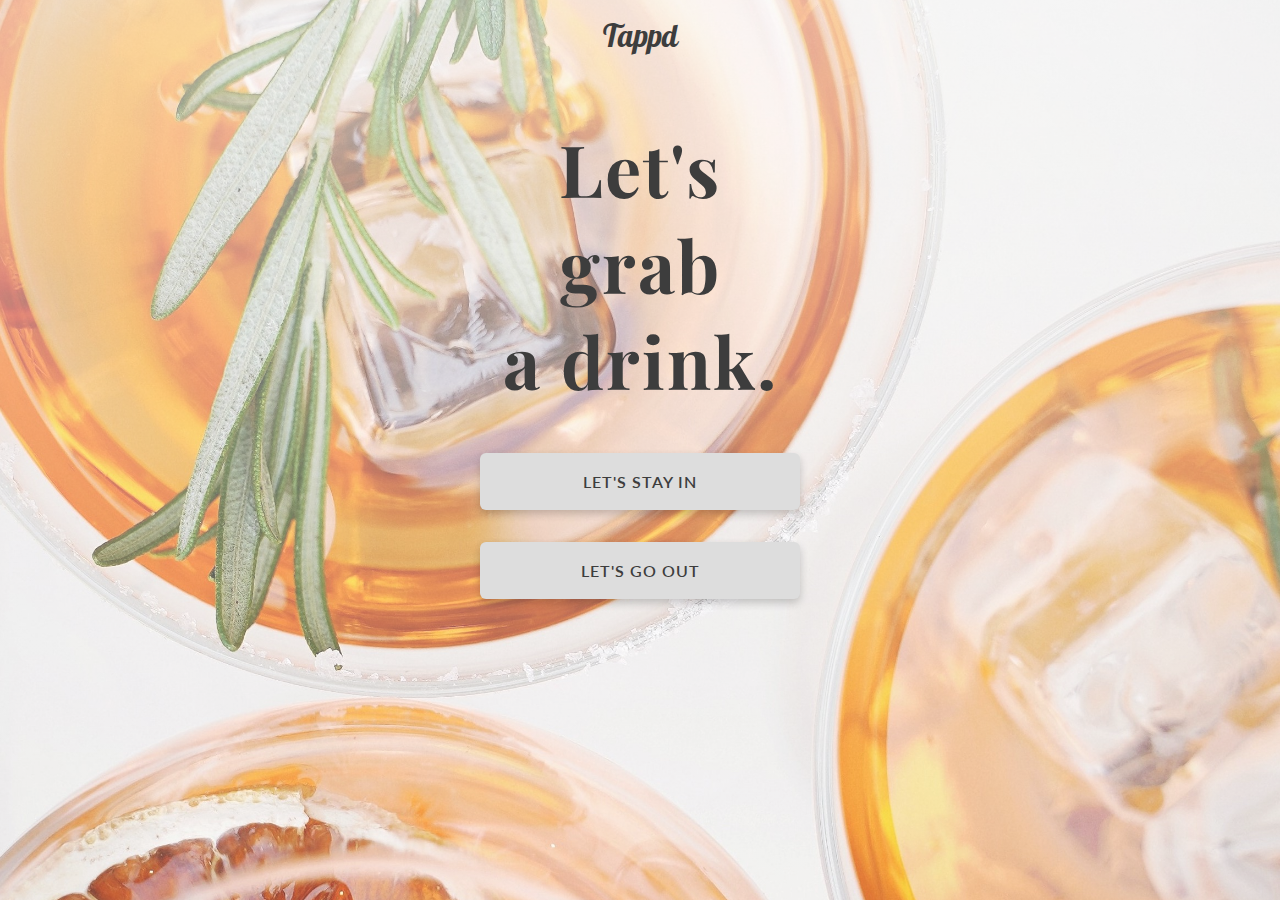
<file: index.html>
<!DOCTYPE html>
<html lang="en">

<head>
  <meta charset="UTF-8">
  <meta name="viewport" content="width=device-width, initial-scale=1.0">
  <meta prefix="og: http://ogp.me/ns#" property="og:title" content="Tappd - API Hackathon">
  <meta prefix="og: http://ogp.me/ns#" property="og:description" content="A web application for alcohol consumers who want drink recipes or a list of different breweries.">
  <meta prefix="og: http://ogp.me/ns#" property="og:image" content="https://pei-evelyn.github.io/tappd/assets/images/tappd1.png">
  <title>Tappd</title>
  <link
    href="https://fonts.googleapis.com/css2?family=Lato:wght@400;700&family=Pattaya&family=Playfair+Display:wght@400;600;700&display=swap"
    rel="stylesheet">
  <link rel="stylesheet" href="assets/styles/styles.css">
  <link rel="stylesheet" href="assets/styles/transitions.css">
</head>

<body>
  <div class="homepage-bg bg">
    <header class="navbar text-center padding-1">
      <nav>
        <p class="logo color-dark-gray">Tappd</p>
      </nav>
    </header>
    <main>
      <div class="heading-div">
        <h1 class="main-title text-center">
          <span>Let's</span>
          <span>grab</span>
          <span>a drink.</span>
        </h1>
      </div>
      <div class="button-container">
        <div class="d-flex text-center mb-2rem">
          <a class="a-main" href="stay-in-webpages/lets-stay-in.html">LET'S STAY IN</a>
        </div>
        <div class="d-flex text-center">
          <a class="a-main" href="go-out-webpages/lets-go-out.html">LET'S GO OUT</a>
        </div>
      </div>


    </main>
  </div>

  <script src="assets/scripts/main.js"></script>
</body>

</html>
</file>
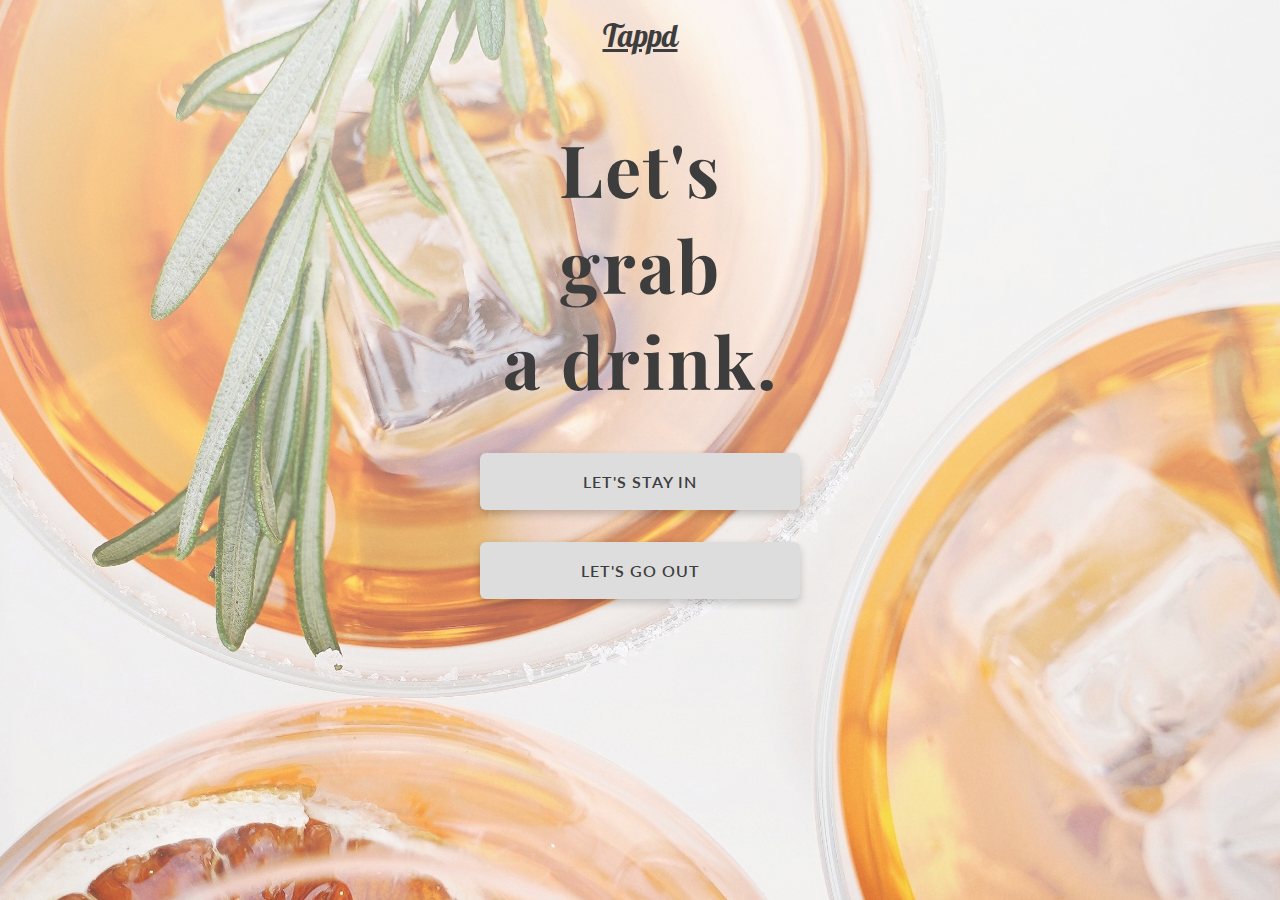
<file: homepage.html>
<!DOCTYPE html>
<html lang="en">

<head>
  <meta charset="UTF-8">
  <meta name="viewport" content="width=device-width, initial-scale=1.0">
  <title>Tappd - Homepage</title>
  <link
    href="https://fonts.googleapis.com/css2?family=Lato:wght@400;700&family=Pattaya&family=Playfair+Display:wght@400;600;700&display=swap"
    rel="stylesheet">
  <link rel="stylesheet" href="assets/styles/styles.css">
  <link rel="stylesheet" href="assets/styles/transitions.css">
</head>

<body>
  <div class="homepage-bg bg">
    <header class="navbar text-center padding-1">
      <nav>
        <a href="homepage.html" class="logo color-dark-gray">Tappd</a>
      </nav>
    </header>
    <main>
      <div class="heading-div">
        <h1 class="main-title text-center">
          <span>Let's</span>
          <span>grab</span>
          <span>a drink.</span>
        </h1>
      </div>
      <div class="button-container">
        <div class="d-flex text-center mb-2rem">
          <a class="a-main" href="/stay-in-webpages/lets-stay-in.html">LET'S STAY IN</a>
        </div>
        <div class="d-flex text-center">
          <a class="a-main" href="/go-out-webpages/lets-go-out.html">LET'S GO OUT</a>
        </div>
      </div>


    </main>
  </div>
  <script src="assets/scripts/main.js"></script>
</body>

</html>
</file>
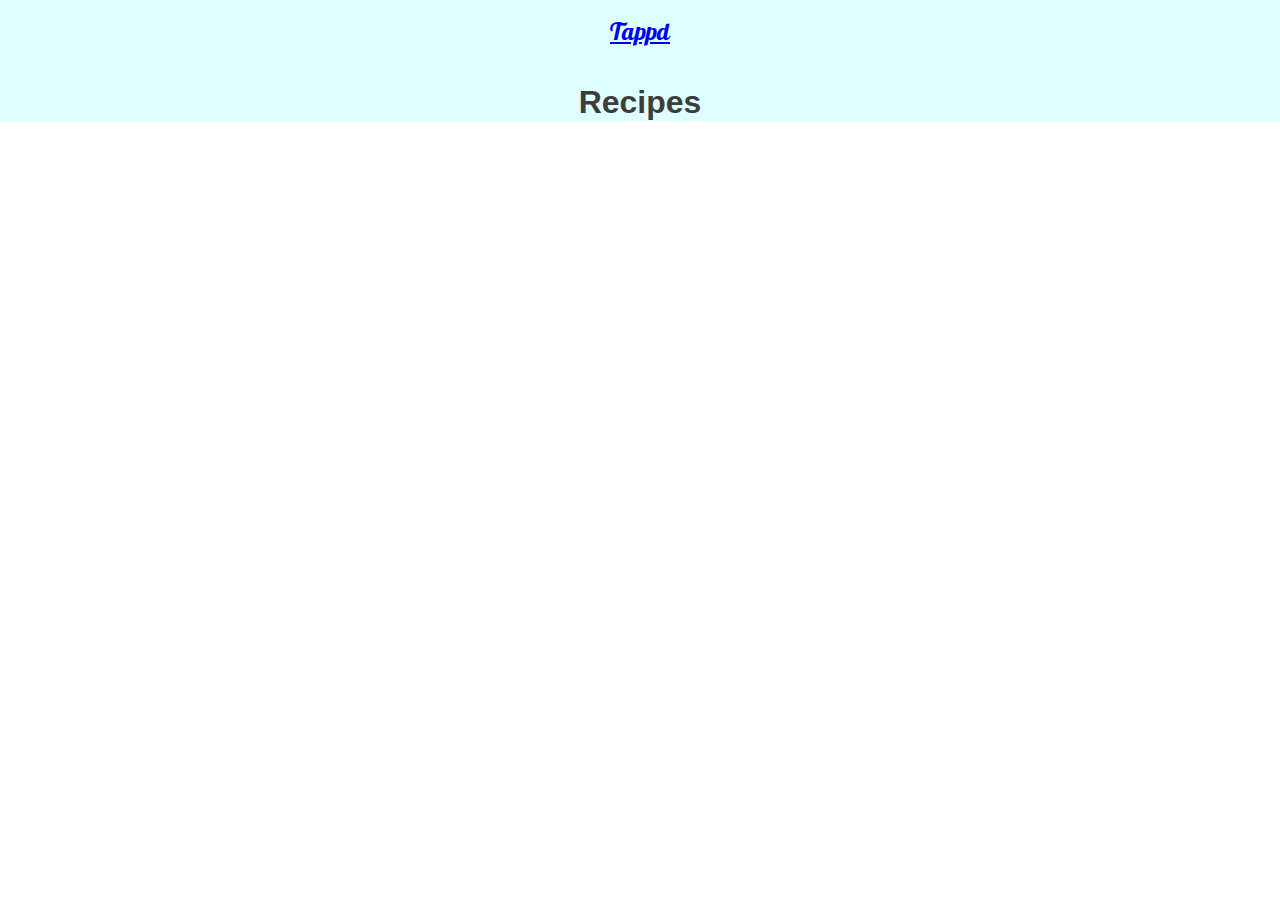
<file: in-webpages/recipes.html>
<!DOCTYPE html>
<html lang="en">
<head>
  <meta charset="UTF-8">
  <meta name="viewport" content="width=device-width, initial-scale=1.0">
  <title>Tappd - Recipes</title>
  <link
    href="https://fonts.googleapis.com/css2?family=Noto+Sans:wght@400;700&family=Pattaya&family=Playfair+Display+SC:wght@400;700;900&family=Playfair+Display:wght@400;600;700&display=swap"
    rel="stylesheet">
  <link rel="stylesheet" href="../assets/styles/styles.css">
</head>
<body>
  <div class="container">
    <div class="recipe-bg bg-fixed">
      <header class="navbar text-center padding-1">
        <nav>
          <a href="../homepage.html" class="logo c-3d3d3d">Tappd</a>
        </nav>
      </header>
      <main>
        <div class="recipe-title text-center">
          <h2 class="font-2rem"><span id="alcohol-title"></span> Recipes</h2>
        </div>
        <div class="recipe-content">
        </div>
      </main>
    </div>
  </div>
  <script src="https://code.jquery.com/jquery-3.4.1.js"></script>
  <script src="../assets/scripts/Recipes/searchRecipes.js"></script>
</body>
</html>
</file>
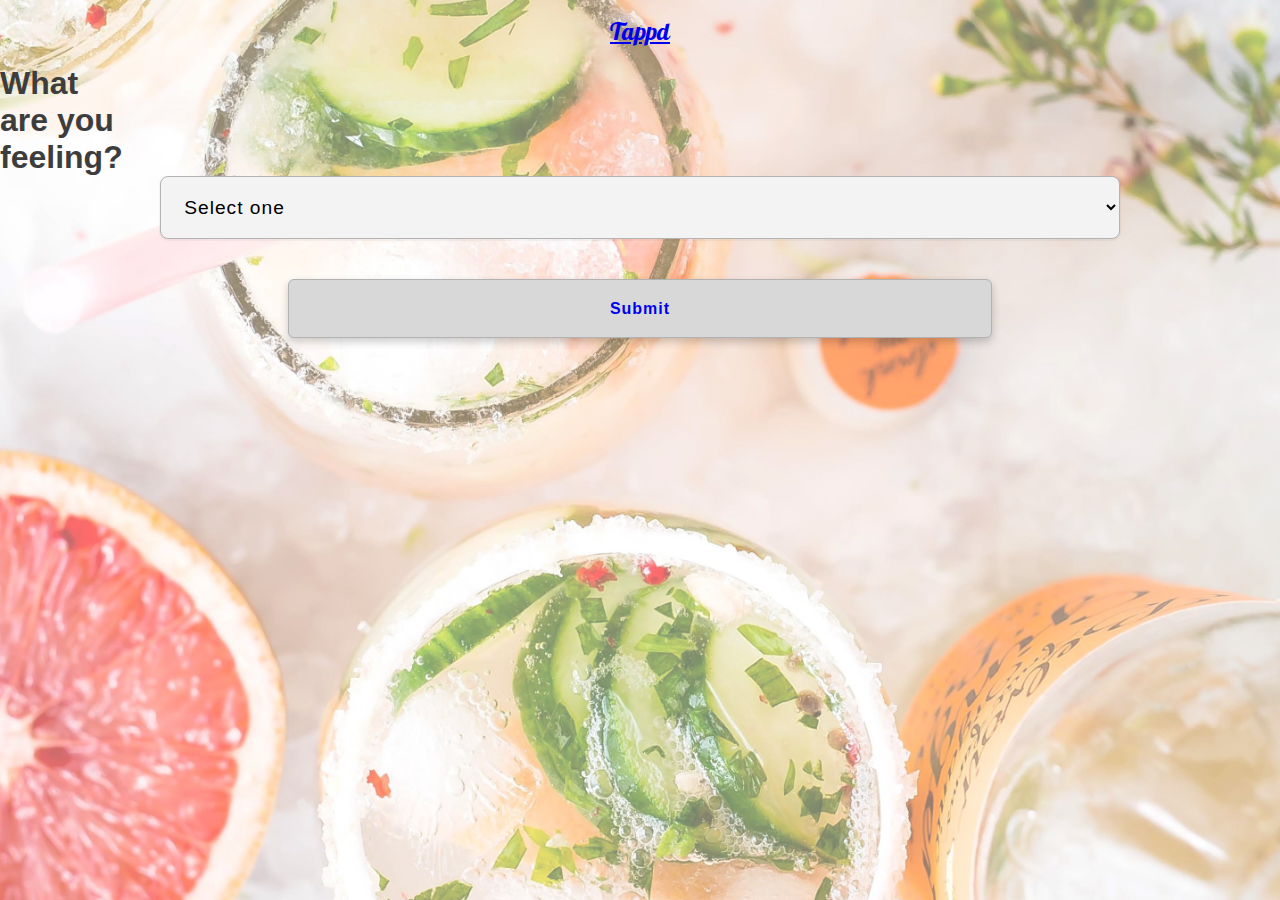
<file: in-webpages/stay-in.html>
<!DOCTYPE html>
<html lang="en">
<head>
  <meta charset="UTF-8">
  <meta name="viewport" content="width=device-width, initial-scale=1.0">
  <title>Tappd - Stay In</title>
  <link
    href="https://fonts.googleapis.com/css2?family=Noto+Sans:wght@400;700&family=Pattaya&family=Playfair+Display+SC:wght@400;700;900&family=Playfair+Display:wght@400;600;700&display=swap"
    rel="stylesheet">
  <link rel="stylesheet" href="../assets/styles/styles.css">
</head>
<body>
  <div class="container">
    <div class="stay-in-bg bg height-100vh">
      <header class="navbar text-center padding-1">
        <nav>
          <a href="../homepage.html" class="logo c-3d3d3d">Tappd</a>
        </nav>
      </header>
      <main>
        <div class="heading-div">
          <h1 class="d-flex flex-column text-left font-4rem">
            <span>What</span>
            <span>are you</span>
            <span>feeling?</span>
          </h1>
        </div>
        <div>
          <form>
            <select name="alcohol" id="alcohol-selection" class="c-3d3d3d" required>
              <option value="" selected disabled>Select one</option>
              <option value="vodka">Vodka</option>
              <option value="scotch">Scotch</option>
              <option value="tequila">Tequila</option>
              <option value="rum">Rum</option>
              <option value="gin">Gin</option>
            </select>
            <div class="d-flex text-center mt-3rem">
              <button value="submit" id="stayin-submit-btn" class="a-btn-styling">
                <a class="c-3d3d3d text-dec-none" href="recipes.html">Submit</a>
              </button>
            </div>
          </form>
        </div>

      </main>
  </div>
  <script src="https://code.jquery.com/jquery-3.4.1.js"></script>
  <script src="../assets/scripts/Recipes/selectIngredient.js"></script>
</body>
</html>
</file>
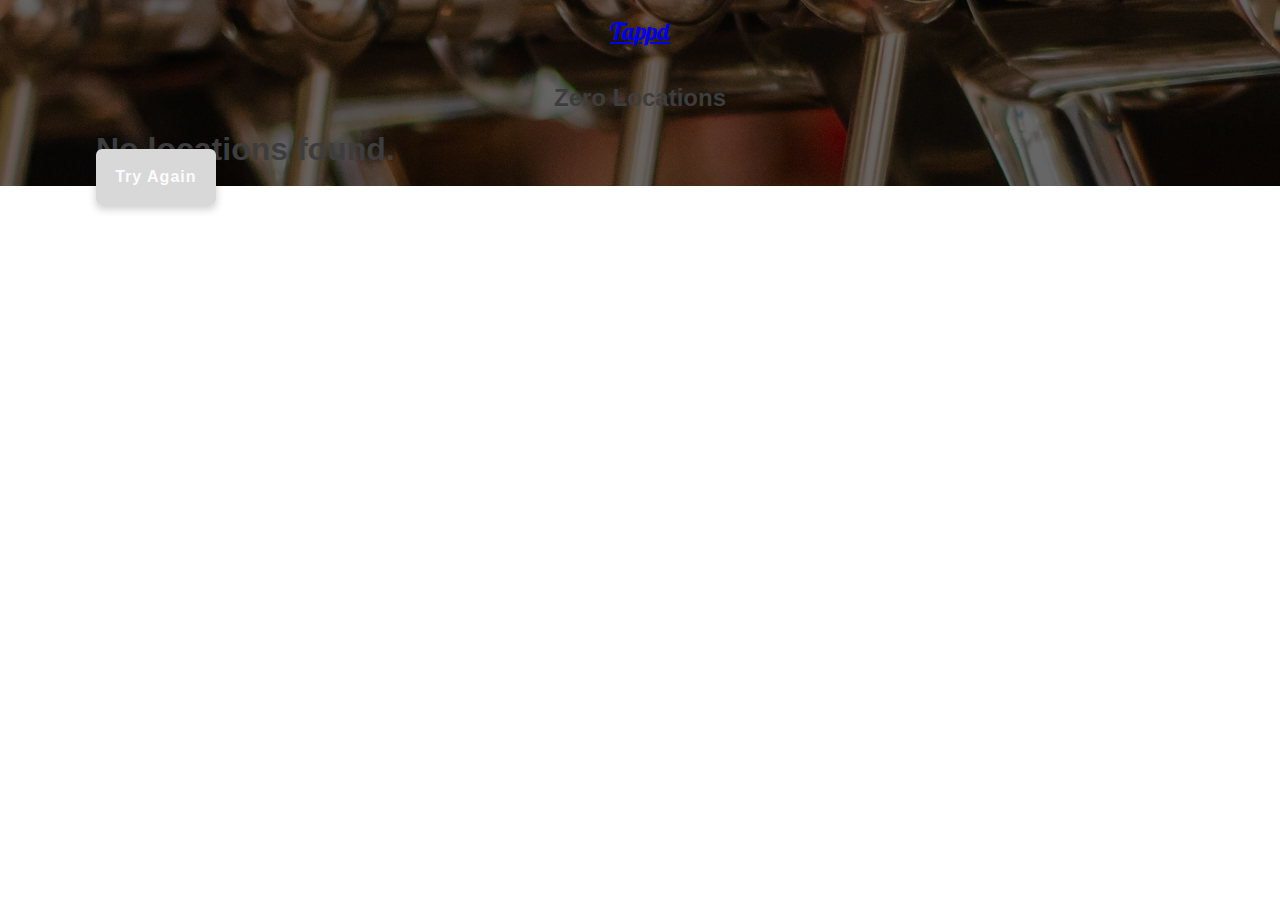
<file: out-webpages/breweries.html>
<!DOCTYPE html>
<html lang="en">
<head>
  <meta charset="UTF-8">
  <meta name="viewport" content="width=device-width, initial-scale=1.0">
  <title>Tappd - Breweries</title>
  <link
    href="https://fonts.googleapis.com/css2?family=Noto+Sans:wght@400;700&family=Pattaya&family=Playfair+Display+SC:wght@400;700;900&family=Playfair+Display:wght@400;600;700&display=swap"
    rel="stylesheet">
  <link rel="stylesheet" href="../assets/styles/styles.css">
</head>
<body>
  <div class="container">
    <div class="bg brewery-bg ">
      <header class="navbar text-center padding-1">
        <nav>
          <a href="../homepage.html" class="logo c-f3f3f3">Tappd</a>
        </nav>
      </header>
      <main>
        <div class="brewery-title">
          <h2 class="text-center"><span id="city-name"></span> Locations</h2>
        </div>
        <div class="brewery-content">
        </div>
      </main>
    </div>
  </div>
  <script src="https://code.jquery.com/jquery-3.4.1.js"></script>
  <script src="../assets/scripts/Brewery/listLocations.js"></script>
</body>
</html>
</file>
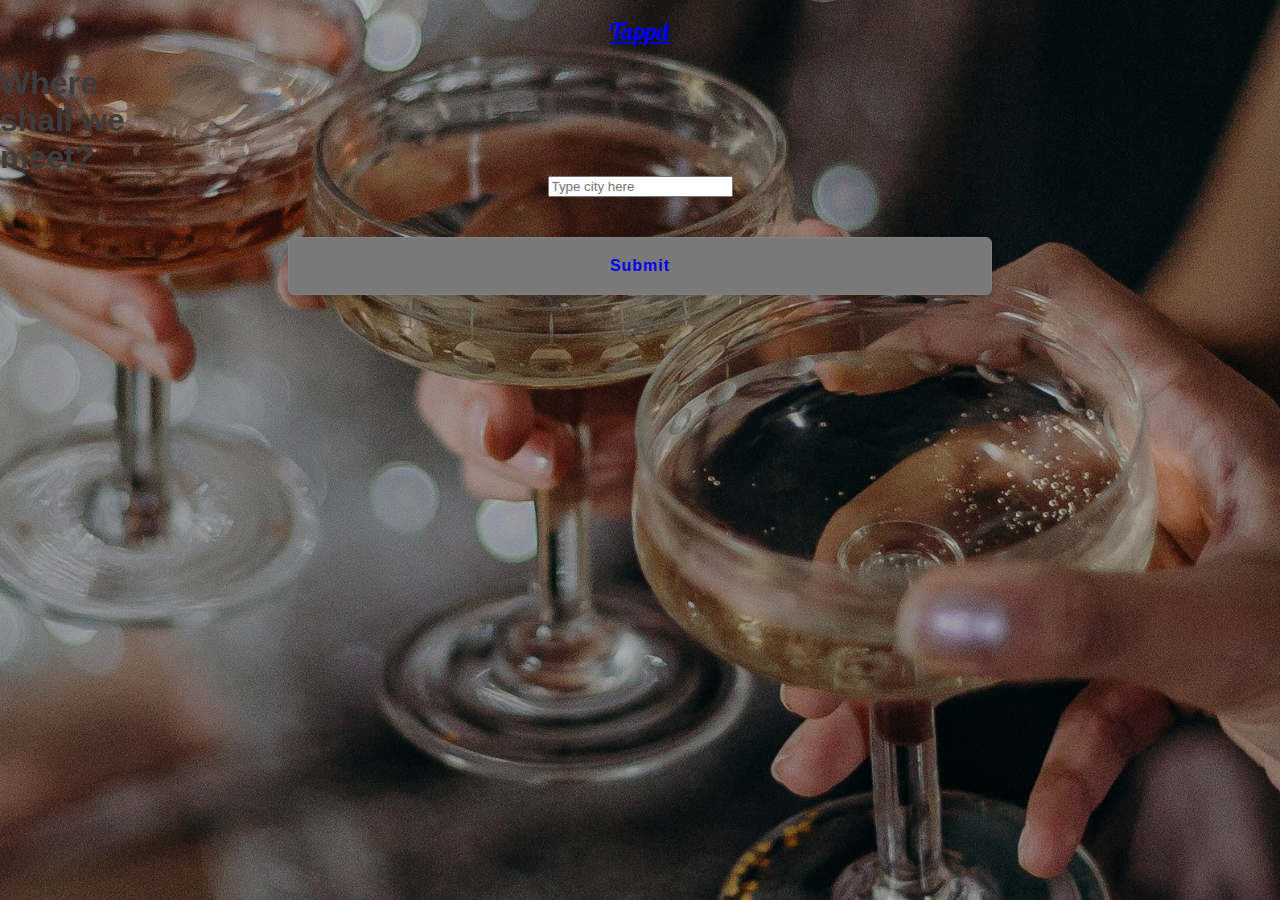
<file: out-webpages/go-out.html>
<!DOCTYPE html>
<html lang="en">
<head>
  <meta charset="UTF-8">
  <meta name="viewport" content="width=device-width, initial-scale=1.0">
  <title>Tappd - Go Out</title>
  <link
    href="https://fonts.googleapis.com/css2?family=Noto+Sans:wght@400;700&family=Pattaya&family=Playfair+Display+SC:wght@400;700;900&family=Playfair+Display:wght@400;600;700&display=swap"
    rel="stylesheet">
  <link rel="stylesheet" href="../assets/styles/styles.css">
</head>

<body>
  <div class="height-100vh">
    <div class="go-out-bg bg height-100vh">
      <header class="navbar text-center padding-1">
        <nav>
          <a href="../homepage.html" class="logo c-f3f3f3">Tappd</a>
        </nav>
      </header>
      <main>
        <div class="heading-div">
          <h1 class="c-f3f3f3 d-flex font-4rem flex-column text-left">
            <span>Where</span>
            <span>shall we</span>
            <span>meet?</span>
          </h1>
        </div>
        <div>
          <form id="brewery-form">
            <div class="city-text-input d-flex">
              <input type="text" placeholder="Type city here" required>
            </div>
            <div class="d-flex mt-3rem text-center">
              <button value="submit" id="brewery-submit-btn">
                <a class="text-dec-none c-f3f3f3" href="breweries.html">Submit</a>
              </button>
            </div>
          </form>
        </div>
      </main>
    </div>
  </div>
  <script src="https://code.jquery.com/jquery-3.4.1.js"></script>
  <script src="../assets/scripts/Brewery/searchLocations.js"></script>
</body>
</html>
</file>
<file: assets/styles/styles.css>
* {
  box-sizing: border-box;
  margin: 0 auto;
}

body {
  color: #3d3d3d;
  font-family: 'Lato', sans-serif;
}

li {
  list-style: none;
}

span {
  margin: 0;
}

nav {
  display: flex;
  align-items: center;
  justify-content: space-between;
}

i {
  font-size: 1.1rem;
  cursor: pointer;
}

i:hover {
  color: #919191;
}

.a-main:hover, .try-again-btn:hover, #stayin-submit-btn:hover, #brewery-submit-btn:hover {
  background-color: #c6c9c9;
  border-color: #919999;
  opacity: 95%;
}

.bg {
  width: 100%;
  background-repeat: no-repeat;
  background-position: left;
  background-size: cover;
}

.logo {
  font-family: 'Pattaya', sans-serif;
  font-size: 1.5rem;
}

.main-title {
  font-family: 'Playfair Display', serif;
  font-size: 4rem;
  letter-spacing: 2px;
  text-align: left;
  display: flex;
  flex-direction: column;
  margin: 2.8rem;
}

.a-main, button, .try-again-btn {
  border-radius: 6px;
  box-shadow: 0 4px 8px 0 rgba(0, 0, 0, 0.2);
  font-size: 1rem;
  font-weight: 600;
  letter-spacing: 1px;
  padding: 1.2rem;
  width: 55%;
  text-decoration: none;
  cursor: pointer;
}

.a-main {
  background-color: #dddddd;
  color: #3d3d3d;
}

.try-again-btn {
  background-color: #d8d8d8;
  border-color: #b3b2b2;
  color: #fcfcfc;
}

#stayin-submit-btn {
  background-color: #d8d8d8;
  border: 1px solid #b3b2b2;
  color: #3d3d3d;
}

#brewery-submit-btn {
  border: 1px solid #c4c4c4;
  background-color: #797979;
  border-color: #808080;
}

.homepage-bg {
  background-image: linear-gradient( rgba(255, 255, 255, 0.6), rgba(255, 255, 255, 0.2)), url("../images/home-bg.jpg");
  height: 100vh;
}

.stay-in-bg {
  background-image: linear-gradient( rgba(255, 255, 255, 0.42), rgba(255, 255, 255, 0.42)), url("../images/stay-in-bg.jpg");
  height: 100vh;
}

.go-out-bg {
  background-image: linear-gradient( rgba(0, 0, 0, 0.25), rgba(0, 0, 0, 0.25)), url("../images/go-out-bg1.jpg");
  height: 100vh;
}

.brewery-bg {
  background-image: linear-gradient( rgba(0, 0, 0, 0.6), rgba(0, 0, 0, 0.6)), url("../images/brewery-bg.jpg");
  background-attachment: fixed;
}

.recipe-bg {
  background-color: #ddffff;
}

#alcohol-selection {
  display: block;
  font-size: 1.2rem;
  font-family: 'Lato', sans-serif;
  line-height: 1.5;
  letter-spacing: 1px;
  padding: 1.2rem;
  width: 75%;
  margin: 0 auto;
  border: 1px solid rgb(180, 179, 179);
  box-shadow: 0 1px 0 1px rgba(0, 0, 0, .04);
  border-radius: 8px;
  background-color: #f3f3f3;
}

#city-text-input {
  border-style: none;
  border-radius: 5px;
  font-family: 'Lato', sans-serif;
  font-size: 1.2rem;
  margin: auto;
  padding: 1.2rem;
  width: 75%;
}

.drink-img-size {
  height: 230px;
  width: 230px;
}

#alcohol-title {
  text-transform: capitalize;
}

.recipe-content, .brewery-content {
  border-radius: 5px;
  width: 85%;
}

.brewery-title, .recipe-title {
  margin: 1.2rem auto;
}

.info-title {
  text-decoration-line: underline;
  margin-top: 1rem;
  margin-bottom: 1rem;
}

.drink-text {
  word-spacing: 1px;
  letter-spacing: 0.6px;
  line-height: 1.2;
}

/* Utility Classes */

.text-center {
  text-align: center;
}

.text-left {
  text-align: left;
}

.padding-1 {
  padding: 1rem;
}

.color-dark-gray {
  color: #3d3d3d;
}

.color-light {
  color: #f3f3f3;
}

.bg-color-white {
  background-color: #fafafa;
}

.mb-2rem {
  margin-bottom: 2rem;
}

.mt-3rem {
  margin-top: 2.5rem
}

.d-flex {
  display: flex;
}

.flex-column {
  flex-direction: column;
}

.text-dec-none {
  text-decoration: none;
}

.font-2rem {
  font-size: 2rem;
}

.width-100 {
  width: 100%;
}

.margin-auto {
  margin: auto;
}

.opacity-95 {
  opacity: 95%;
}

.height-100vh {
  height: 100vh;
}
</file>
<file: assets/styles/transitions.css>
body {
  opacity: 0;
  transition: opacity 0.2s ease-in;
}

.loaded {
  opacity: 1;
}

@media only screen and (min-width: 600px) and (max-width: 850px) and (orientation: landscape) {
  main {
    display: flex;
  }

  .main-title {
    font-size: 3.5rem;
    margin: 0;
    text-align: center;
  }
  .heading-div {
    margin: 1rem auto;
  }
  .button-container {
    margin: 3.5rem auto;
  }
  .homepage-bg {
    background-image: linear-gradient( rgba(255, 255, 255, 0.4), rgba(255, 255, 255, 0.4)), url("../images/home-bg.jpg");
    height: 100vh;
  }
  #alcohol-selection, #city-text-input {
    font-size: 1rem;
    width: 250px;
  }
  .a-main, button, .try-again-btn {
    font-size: 0.9rem;
    width: 200px;
  }
  .main-list {
    flex-direction: column;
  }
  .recipe-content, .brewery-content {
    text-align: center;
    width: 68%;
    opacity: 95%;
  }
  .drink-img-size {
    height: 260px;
    width: 260px;
  }
  ul {
    width: 80%;
  }
}

@media only screen and (min-width: 850px) and (orientation: landscape) {
  i {
    font-size: 1.7rem;
  }
  .logo {
    font-size: 1.9rem;
  }
  .main-title {
    font-size: 4.5rem;
    text-align: center;
  }
  #alcohol-selection, #city-text-input {
    font-size: 1rem;
    width: 40%;
  }
  .a-main, button, .try-again-btn {
    width: 25%;
  }
  .recipe-content, .brewery-content {
    text-align: center;
    width: 60%;
    opacity: 95%;
  }
  .drink-img-size {
    height: 300px;
    width: 300px;
  }
}

@media only screen and (min-width: 600px) and (orientation: portrait) {
  .logo {
    font-size: 2rem;
  }
  .main-title {
    font-size: 4rem;
    text-align: center;
    margin: 4rem;
  }

  #alcohol-selection, #city-text-input {
    font-size: 1.3rem;
    width: 60%;
    padding: 1.5rem;
  }
  .a-main, button, .try-again-btn {
    font-size: 1.2rem;
    width: 42%;
    margin: 1rem auto;
    padding: 1.2rem;
  }
  .recipe-content, .brewery-content {
    text-align: center;
    width: 65%;
    opacity: 95%;
  }
  .drink-img-size {
    height: 350px;
    width: 350px;
  }

  h2 {
    font-size: 2rem;
    margin: 3.5rem auto 2.5rem;
  }
  h3 {
    font-size: 1.5rem;
    margin-bottom: 1.5rem;
  }

  h4 {
    font-size: 1.1rem;
  }
}
</file>
